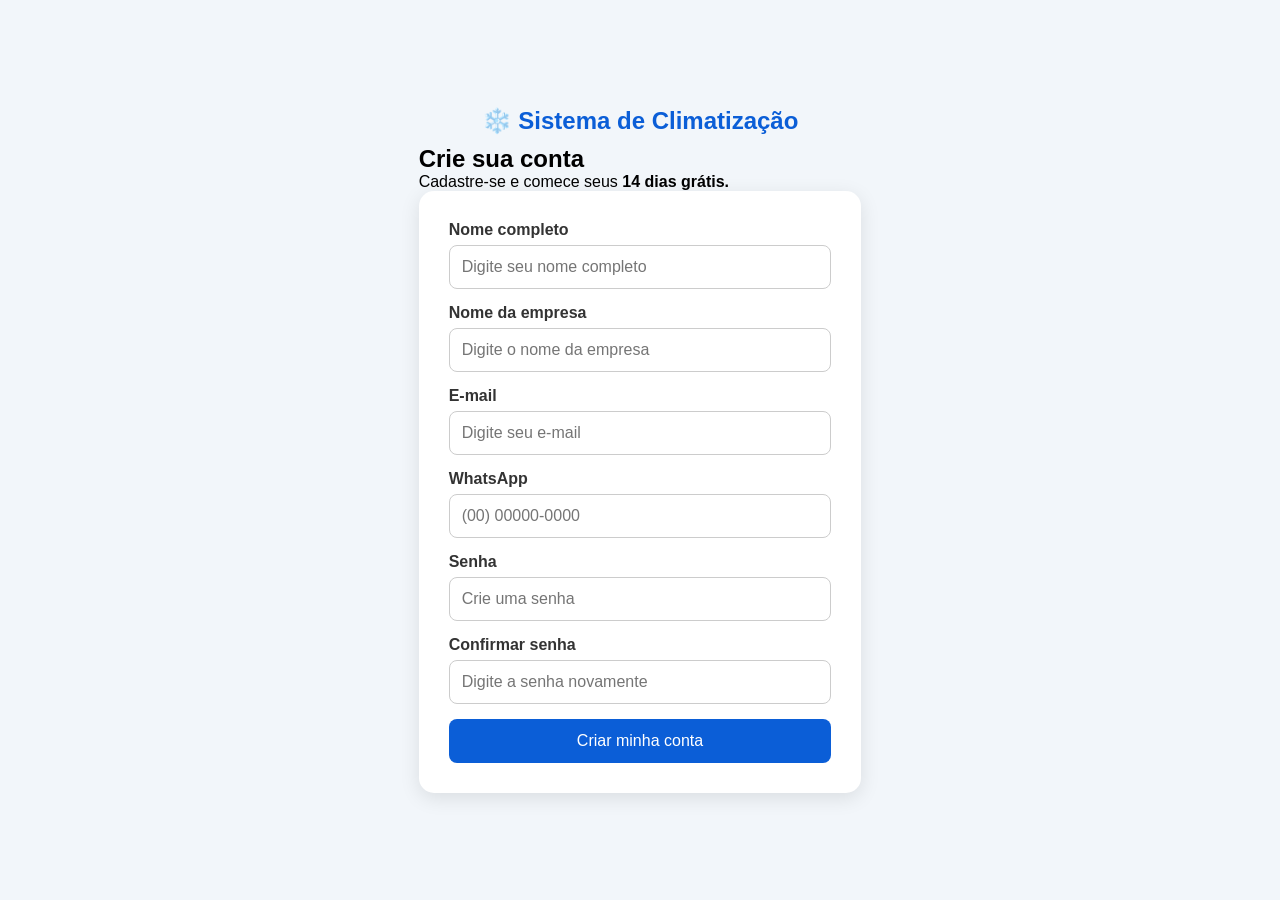
<file: sistema/cadastro/cadastro.html>
<!DOCTYPE html>
<html lang="pt-BR">

<head>
    <meta charset="UTF-8">
    <meta name="viewport" content="width=device-width, initial-scale=1.0">

    <title>Cadastro | Sistema de Climatização</title>

    <link rel="stylesheet" href="cadastro.css">
</head>

<body>

    <main class="cadastro-container">

        <section class="cadastro-box">

            <h1>❄️ Sistema de Climatização</h1>

            <h2>Crie sua conta</h2>

            <p>
                Cadastre-se e comece seus
                <strong>14 dias grátis.</strong>
            </p>

            <form id="formCadastro">

                <label for="nome">Nome completo</label>

                <input
                    type="text"
                    id="nome"
                    name="nome"
                    placeholder="Digite seu nome completo"
                    autocomplete="name"
                    required
                >


                <label for="empresa">Nome da empresa</label>

                <input
                    type="text"
                    id="empresa"
                    name="empresa"
                    placeholder="Digite o nome da empresa"
                    autocomplete="organization"
                    required
                >


                <label for="email">E-mail</label>

                <input
                    type="email"
                    id="email"
                    name="email"
                    placeholder="Digite seu e-mail"
                    autocomplete="email"
                    required
                >


                <label for="telefone">WhatsApp</label>

                <input
                    type="tel"
                    id="telefone"
                    name="telefone"
                    placeholder="(00) 00000-0000"
                    autocomplete="tel"
                    required
                >


                <label for="senha">Senha</label>

                <input
                    type="password"
                    id="senha"
                    name="senha"
                    placeholder="Crie uma senha"
                    autocomplete="new-password"
                    required
                >


                <label for="confirmarSenha">Confirmar senha</label>

                <input
                    type="password"
                    id="confirmarSenha"
                    name="confirmarSenha"
                    placeholder="Digite a senha novamente"
                    autocomplete="new-password"
                    required
                >


                <button type="submit">
                    Criar minha conta
                </button>

                <p id="mensagem"></p>

            </form>

        </section>

    </main>

    <script src="cadastro.js"></script>

</body>

</html>
</file>
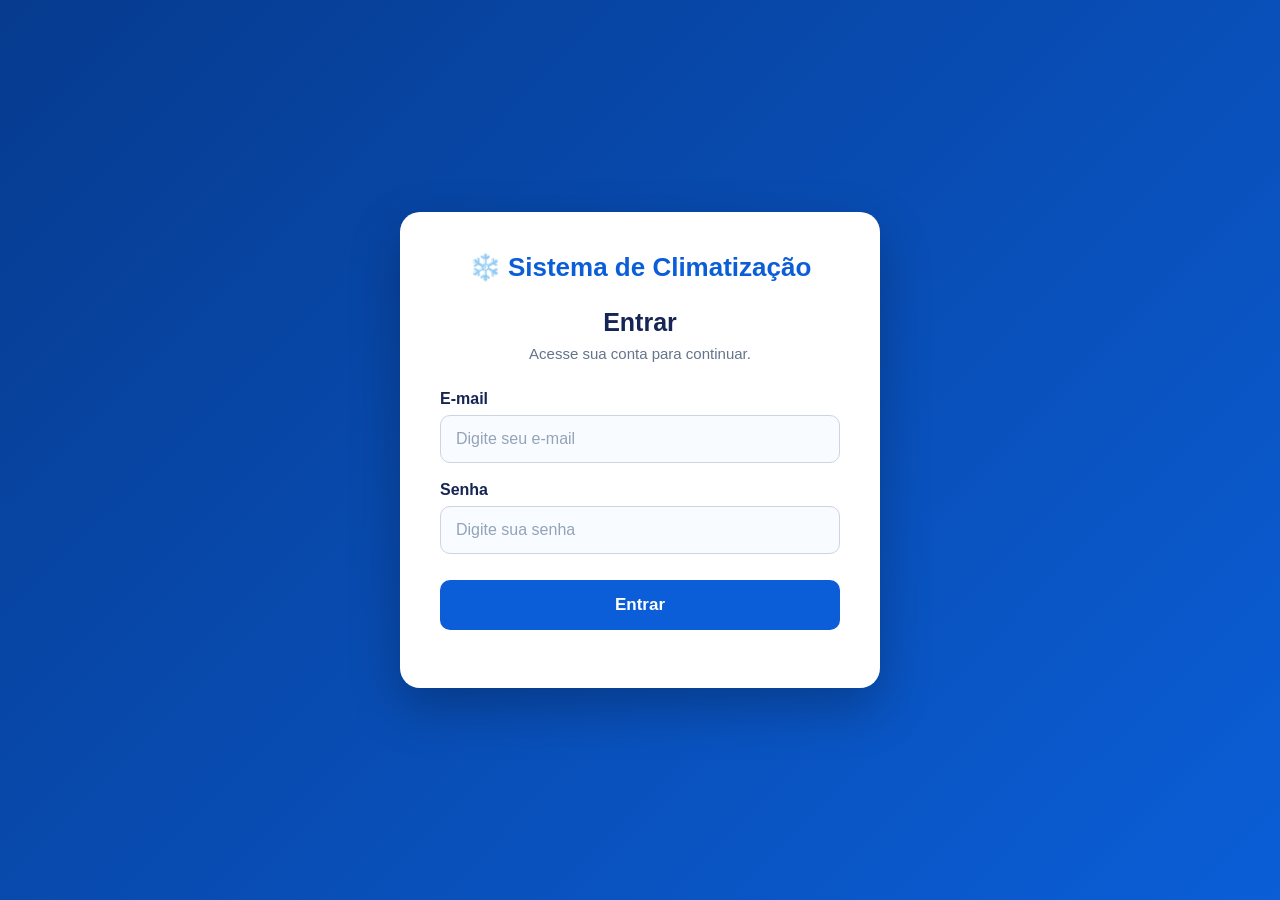
<file: sistema/login/login.html>
<!DOCTYPE html>
<html lang="pt-BR">

<head>
    <meta charset="UTF-8">
    <meta name="viewport" content="width=device-width, initial-scale=1.0">

    <title>Login | Sistema de Climatização</title>

    <link rel="stylesheet" href="login.css">
</head>

<body>

    <main class="login-container">

        <section class="login-box">

            <h1>❄️ Sistema de Climatização</h1>

            <h2>Entrar</h2>

            <p>
                Acesse sua conta para continuar.
            </p>

            <form id="formLogin">

                <label for="email">E-mail</label>

                <input
                    type="email"
                    id="email"
                    name="email"
                    placeholder="Digite seu e-mail"
                    autocomplete="email"
                    required
                >

                <label for="senha">Senha</label>

                <input
                    type="password"
                    id="senha"
                    name="senha"
                    placeholder="Digite sua senha"
                    autocomplete="current-password"
                    required
                >

                <button type="submit">
                    Entrar
                </button>

                <p id="mensagem"></p>

            </form>

        </section>

    </main>

    <script src="login.js"></script>

</body>

</html>
</file>
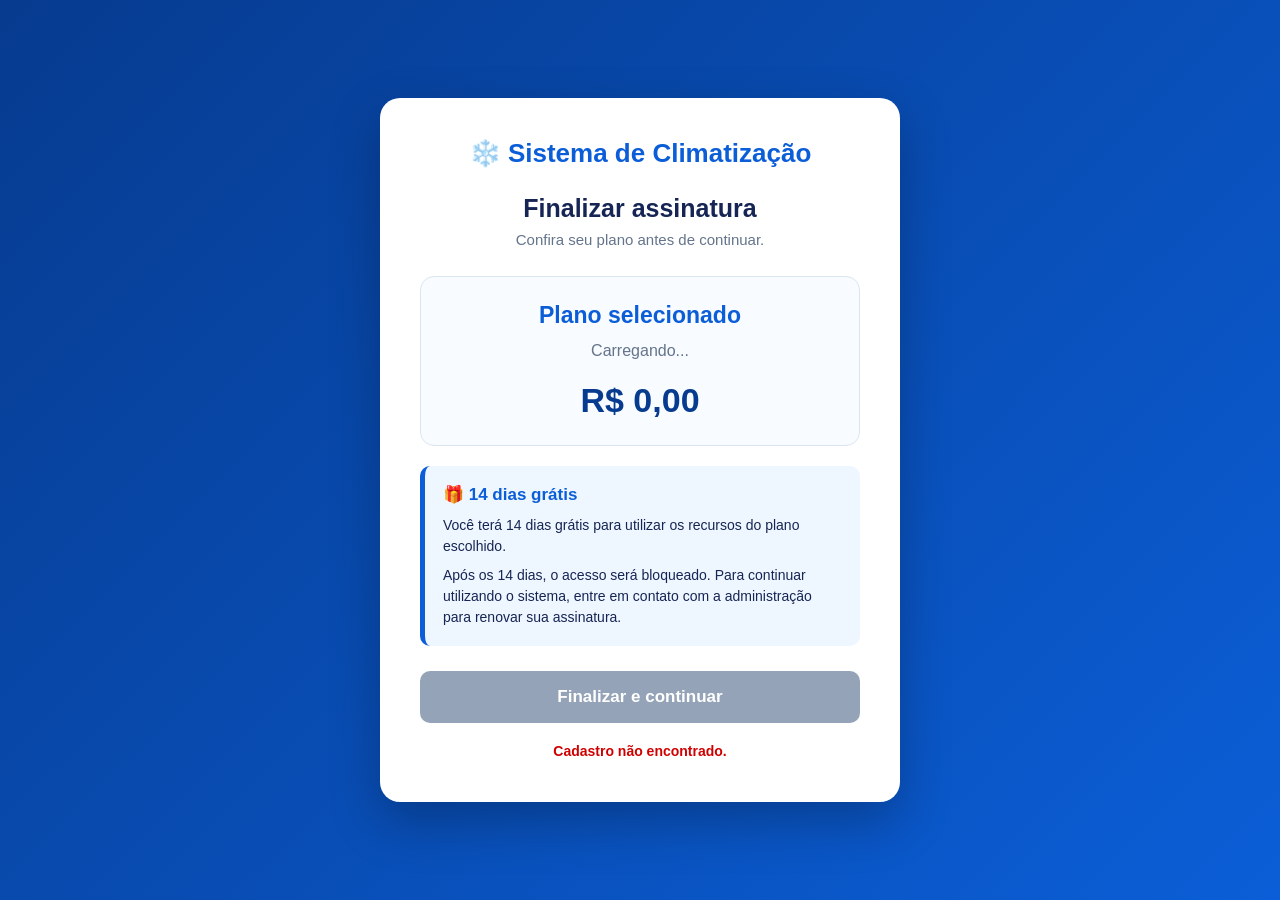
<file: sistema/pagamento/pagamento.html>
<!DOCTYPE html>
<html lang="pt-BR">

<head>
    <meta charset="UTF-8">
    <meta name="viewport" content="width=device-width, initial-scale=1.0">

    <title>Pagamento | Sistema de Climatização</title>

    <link rel="stylesheet" href="pagamento.css">
</head>

<body>

    <main class="pagamento-container">

        <section class="pagamento-box">

            <h1>❄️ Sistema de Climatização</h1>

            <h2>Finalizar assinatura</h2>

            <p class="subtitulo">
                Confira seu plano antes de continuar.
            </p>

            <div class="resumo">

                <h3 id="nomePlano">
                    Plano selecionado
                </h3>

                <p id="descricaoPlano">
                    Carregando...
                </p>

                <div class="valor" id="valorPlano">
                    R$ 0,00
                </div>

            </div>

            <div class="aviso">

                <strong>🎁 14 dias grátis</strong>

                <p>
                    Você terá 14 dias grátis para utilizar
                    os recursos do plano escolhido.
                </p>

                <p>
                    Após os 14 dias, o acesso será bloqueado.
                    Para continuar utilizando o sistema,
                    entre em contato com a administração
                    para renovar sua assinatura.
                </p>

            </div>

            <button
                type="button"
                id="botaoPagamento">
                Finalizar e continuar
            </button>

            <p id="mensagem"></p>

        </section>

    </main>

    <script src="pagamento.js"></script>

</body>

</html>
</file>
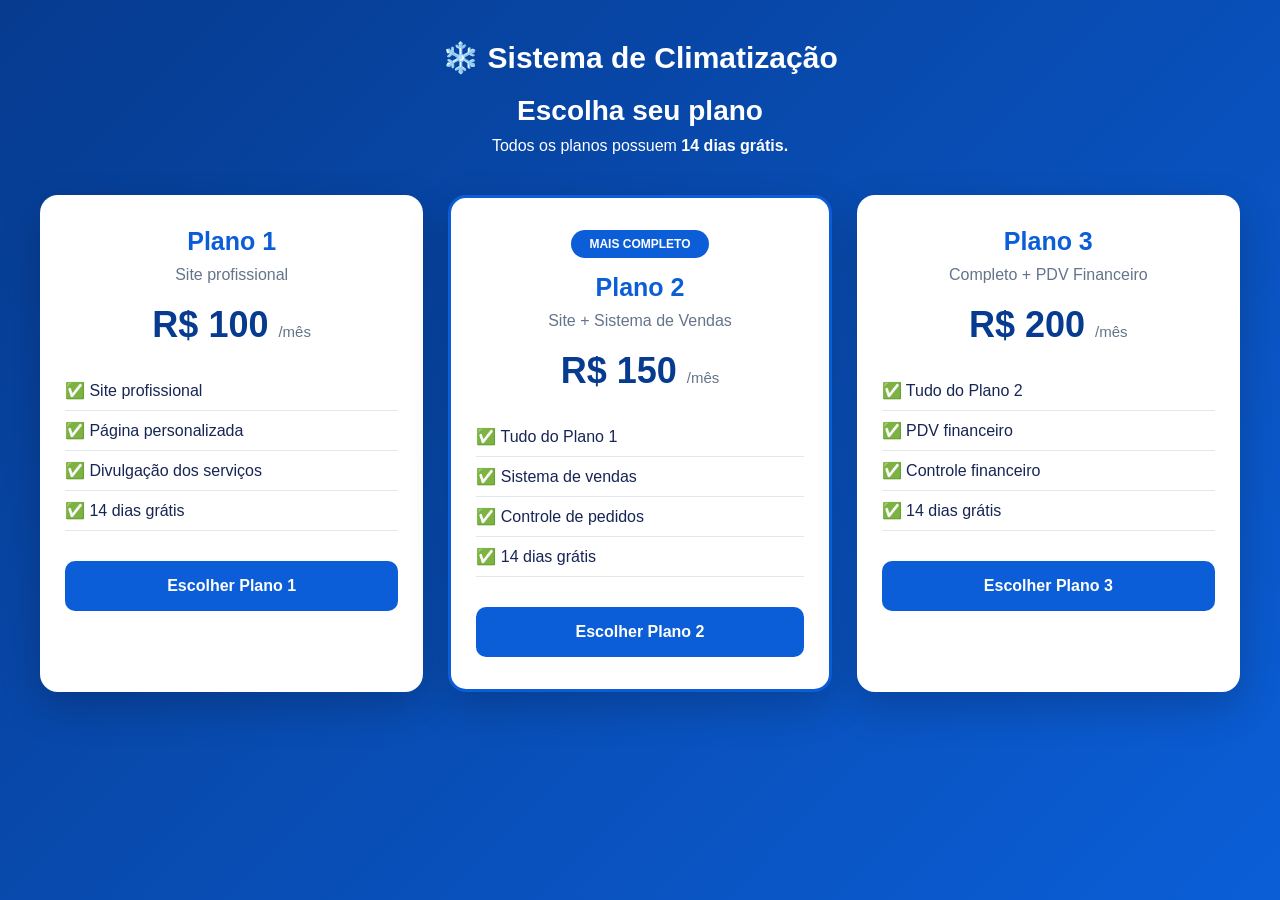
<file: sistema/planos/planos.html>
<!DOCTYPE html>
<html lang="pt-BR">

<head>
    <meta charset="UTF-8">
    <meta name="viewport" content="width=device-width, initial-scale=1.0">

    <title>Planos | Sistema de Climatização</title>

    <link rel="stylesheet" href="planos.css">
</head>

<body>

    <main class="planos-container">

        <header class="topo">
            <h1>❄️ Sistema de Climatização</h1>

            <h2>Escolha seu plano</h2>

            <p>
                Todos os planos possuem <strong>14 dias grátis.</strong>
            </p>
        </header>

        <section class="planos">

            <!-- PLANO 1 -->
            <article class="plano">

                <h3>Plano 1</h3>

                <p class="descricao">
                    Site profissional
                </p>

                <div class="preco">
                    R$ 100
                    <span>/mês</span>
                </div>

                <ul>
                    <li>✅ Site profissional</li>
                    <li>✅ Página personalizada</li>
                    <li>✅ Divulgação dos serviços</li>
                    <li>✅ 14 dias grátis</li>
                </ul>

                <button onclick="escolherPlano(1)">
                    Escolher Plano 1
                </button>

            </article>

            <!-- PLANO 2 -->
            <article class="plano destaque">

                <div class="etiqueta">
                    MAIS COMPLETO
                </div>

                <h3>Plano 2</h3>

                <p class="descricao">
                    Site + Sistema de Vendas
                </p>

                <div class="preco">
                    R$ 150
                    <span>/mês</span>
                </div>

                <ul>
                    <li>✅ Tudo do Plano 1</li>
                    <li>✅ Sistema de vendas</li>
                    <li>✅ Controle de pedidos</li>
                    <li>✅ 14 dias grátis</li>
                </ul>

                <button onclick="escolherPlano(2)">
                    Escolher Plano 2
                </button>

            </article>

            <!-- PLANO 3 -->
            <article class="plano">

                <h3>Plano 3</h3>

                <p class="descricao">
                    Completo + PDV Financeiro
                </p>

                <div class="preco">
                    R$ 200
                    <span>/mês</span>
                </div>

                <ul>
                    <li>✅ Tudo do Plano 2</li>
                    <li>✅ PDV financeiro</li>
                    <li>✅ Controle financeiro</li>
                    <li>✅ 14 dias grátis</li>
                </ul>

                <button onclick="escolherPlano(3)">
                    Escolher Plano 3
                </button>

            </article>

        </section>

    </main>

    <script src="planos.js"></script>

</body>

</html>
</file>
<file: sistema/cadastro/cadastro.css>
* {
    margin: 0;
    padding: 0;
    box-sizing: border-box;
}

body {
    font-family: Arial, sans-serif;
    background: #f2f6fa;
    min-height: 100vh;
    display: flex;
    justify-content: center;
    align-items: center;
    padding: 20px;
}

form {
    width: 100%;
    max-width: 450px;
    background: white;
    padding: 30px;
    border-radius: 15px;
    box-shadow: 0 5px 20px rgba(0, 0, 0, 0.10);
}

h1 {
    text-align: center;
    margin-bottom: 10px;
    color: #0b5ed7;
}

body > p {
    position: absolute;
    top: calc(50% - 220px);
    text-align: center;
}

label {
    display: block;
    margin-bottom: 6px;
    font-weight: bold;
    color: #333;
}

input {
    width: 100%;
    padding: 12px;
    margin-bottom: 15px;
    border: 1px solid #ccc;
    border-radius: 8px;
    font-size: 16px;
}

input:focus {
    outline: none;
    border-color: #0b5ed7;
}

button {
    width: 100%;
    padding: 13px;
    border: none;
    border-radius: 8px;
    background: #0b5ed7;
    color: white;
    font-size: 16px;
    cursor: pointer;
}

button:hover {
    background: #084298;
}
</file>
<file: sistema/login/login.css>
* {
    margin: 0;
    padding: 0;
    box-sizing: border-box;
}

:root {
    --azul: #0b5ed7;
    --azul-escuro: #063b8f;
    --branco: #ffffff;
    --cinza: #64748b;
}

body {
    font-family: Arial, Helvetica, sans-serif;
    min-height: 100vh;
    background: linear-gradient(135deg, #063b8f, #0b5ed7);

    display: flex;
    justify-content: center;
    align-items: center;

    padding: 25px;
}

.login-container {
    width: 100%;
    max-width: 480px;
}

.login-box {
    background: var(--branco);
    border-radius: 20px;
    padding: 40px;

    box-shadow: 0 20px 50px rgba(0, 0, 0, 0.25);
}

.login-box h1 {
    text-align: center;
    color: var(--azul);
    font-size: 26px;
    margin-bottom: 25px;
}

.login-box h2 {
    text-align: center;
    color: #172554;
    font-size: 25px;
    margin-bottom: 8px;
}

.login-box > p {
    text-align: center;
    color: var(--cinza);
    margin-bottom: 28px;
    font-size: 15px;
}

label {
    display: block;
    color: #172554;
    font-weight: bold;
    margin-bottom: 7px;
}

input {
    width: 100%;
    height: 48px;

    padding: 0 15px;
    margin-bottom: 18px;

    border: 1px solid #cbd5e1;
    border-radius: 10px;

    background: #f8fbff;
    color: #172554;

    font-size: 16px;

    transition: 0.2s;
}

input:focus {
    outline: none;

    border-color: var(--azul);

    background: var(--branco);

    box-shadow: 0 0 0 3px rgba(11, 94, 215, 0.12);
}

input::placeholder {
    color: #94a3b8;
}

button {
    width: 100%;
    height: 50px;

    margin-top: 8px;

    border: none;
    border-radius: 10px;

    background: var(--azul);
    color: var(--branco);

    font-size: 17px;
    font-weight: bold;

    cursor: pointer;

    transition: 0.2s;
}

button:hover {
    background: var(--azul-escuro);
    transform: translateY(-1px);
}

button:active {
    transform: translateY(0);
}

#mensagem {
    margin-top: 18px;

    text-align: center;

    color: var(--azul);

    font-weight: bold;
}

@media (max-width: 600px) {

    body {
        padding: 15px;
    }

    .login-box {
        padding: 28px 22px;
        border-radius: 16px;
    }

    .login-box h1 {
        font-size: 22px;
    }

    .login-box h2 {
        font-size: 22px;
    }
}
</file>
<file: sistema/pagamento/pagamento.css>
* {
    margin: 0;
    padding: 0;
    box-sizing: border-box;
}

:root {
    --azul: #0b5ed7;
    --azul-escuro: #063b8f;
    --branco: #ffffff;
    --cinza: #64748b;
    --verde: #198754;
}

body {
    font-family: Arial, Helvetica, sans-serif;

    min-height: 100vh;

    background: linear-gradient(
        135deg,
        #063b8f,
        #0b5ed7
    );

    display: flex;
    justify-content: center;
    align-items: center;

    padding: 25px;
}

.pagamento-container {
    width: 100%;
    max-width: 520px;
}

.pagamento-box {
    background: var(--branco);

    border-radius: 20px;

    padding: 40px;

    box-shadow:
        0 20px 50px rgba(0, 0, 0, 0.25);
}

.pagamento-box h1 {
    text-align: center;

    color: var(--azul);

    font-size: 26px;

    margin-bottom: 25px;
}

.pagamento-box h2 {
    text-align: center;

    color: #172554;

    font-size: 25px;

    margin-bottom: 8px;
}

.subtitulo {
    text-align: center;

    color: var(--cinza);

    margin-bottom: 28px;

    font-size: 15px;
}

.resumo {
    background: #f8fbff;

    border: 1px solid #dbe5f0;

    border-radius: 14px;

    padding: 25px;

    text-align: center;

    margin-bottom: 20px;
}

.resumo h3 {
    color: var(--azul);

    font-size: 23px;

    margin-bottom: 10px;
}

.resumo p {
    color: var(--cinza);

    line-height: 1.5;

    margin-bottom: 18px;
}

.valor {
    color: var(--azul-escuro);

    font-size: 34px;

    font-weight: bold;
}

.aviso {
    background: #eef7ff;

    border-left: 5px solid var(--azul);

    border-radius: 10px;

    padding: 18px;

    margin-bottom: 25px;

    color: #172554;
}

.aviso strong {
    display: block;

    color: var(--azul);

    font-size: 17px;

    margin-bottom: 10px;
}

.aviso p {
    font-size: 14px;

    line-height: 1.5;

    margin-bottom: 8px;
}

.aviso p:last-child {
    margin-bottom: 0;
}

#botaoPagamento {
    width: 100%;

    height: 52px;

    border: none;

    border-radius: 10px;

    background: var(--azul);

    color: var(--branco);

    font-size: 17px;

    font-weight: bold;

    cursor: pointer;

    transition: 0.2s;
}

#botaoPagamento:hover {
    background: var(--azul-escuro);

    transform: translateY(-1px);
}

#botaoPagamento:active {
    transform: translateY(0);
}

#botaoPagamento:disabled {
    background: #94a3b8;

    cursor: not-allowed;

    transform: none;
}

#mensagem {
    text-align: center;

    margin-top: 18px;

    font-size: 14px;

    font-weight: bold;

    line-height: 1.5;
}

@media (max-width: 600px) {

    body {
        padding: 15px;
    }

    .pagamento-box {
        padding: 28px 20px;

        border-radius: 16px;
    }

    .pagamento-box h1 {
        font-size: 22px;
    }

    .pagamento-box h2 {
        font-size: 22px;
    }

    .resumo h3 {
        font-size: 21px;
    }

    .valor {
        font-size: 30px;
    }
}
</file>
<file: sistema/planos/planos.css>
* {
    margin: 0;
    padding: 0;
    box-sizing: border-box;
}

:root {
    --azul: #0b5ed7;
    --azul-escuro: #063b8f;
    --branco: #ffffff;
    --cinza: #64748b;
}

body {
    font-family: Arial, Helvetica, sans-serif;
    min-height: 100vh;
    background: linear-gradient(135deg, #063b8f, #0b5ed7);
    padding: 40px 20px;
}

.planos-container {
    width: 100%;
    max-width: 1200px;
    margin: 0 auto;
}

.topo {
    text-align: center;
    color: var(--branco);
    margin-bottom: 40px;
}

.topo h1 {
    font-size: 30px;
    margin-bottom: 20px;
}

.topo h2 {
    font-size: 28px;
    margin-bottom: 10px;
}

.topo p {
    font-size: 16px;
}

.planos {
    display: grid;
    grid-template-columns: repeat(3, 1fr);
    gap: 25px;
}

.plano {
    background: var(--branco);
    border-radius: 18px;
    padding: 32px 25px;
    box-shadow: 0 15px 40px rgba(0, 0, 0, 0.20);
    text-align: center;
}

.plano h3 {
    color: var(--azul);
    font-size: 25px;
    margin-bottom: 10px;
}

.descricao {
    color: var(--cinza);
    margin-bottom: 20px;
}

.preco {
    color: var(--azul-escuro);
    font-size: 36px;
    font-weight: bold;
    margin-bottom: 25px;
}

.preco span {
    font-size: 15px;
    font-weight: normal;
    color: var(--cinza);
}

.plano ul {
    list-style: none;
    text-align: left;
    margin-bottom: 30px;
}

.plano li {
    color: #172554;
    padding: 10px 0;
    border-bottom: 1px solid #e2e8f0;
}

.plano button {
    width: 100%;
    height: 50px;
    border: none;
    border-radius: 10px;
    background: var(--azul);
    color: var(--branco);
    font-size: 16px;
    font-weight: bold;
    cursor: pointer;
}

.plano button:hover {
    background: var(--azul-escuro);
}

.destaque {
    border: 3px solid var(--azul);
}

.etiqueta {
    background: var(--azul);
    color: var(--branco);
    padding: 7px 18px;
    border-radius: 20px;
    font-size: 12px;
    font-weight: bold;
    display: inline-block;
    margin-bottom: 15px;
}

@media (max-width: 900px) {
    .planos {
        grid-template-columns: 1fr;
        max-width: 500px;
        margin: 0 auto;
    }
}

@media (max-width: 600px) {
    body {
        padding: 25px 15px;
    }

    .topo h1 {
        font-size: 24px;
    }

    .topo h2 {
        font-size: 24px;
    }
}
</file>
